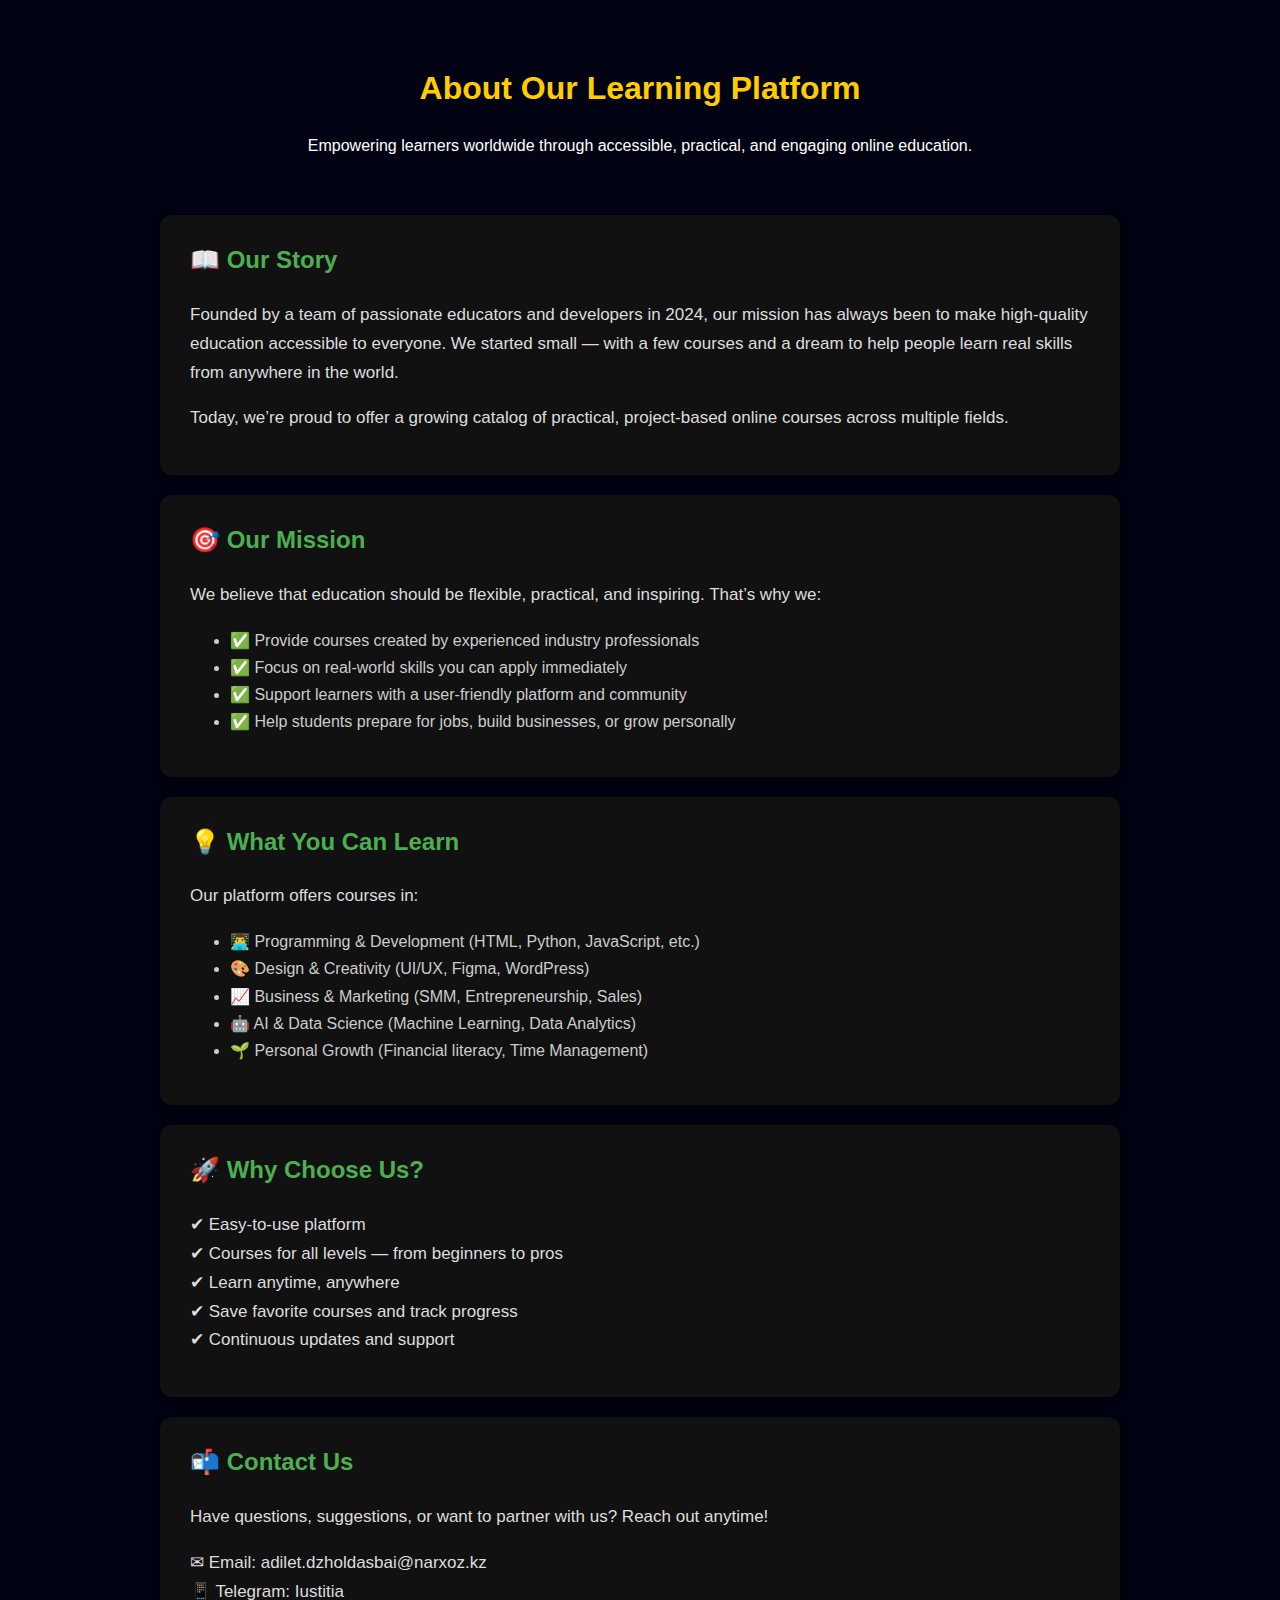
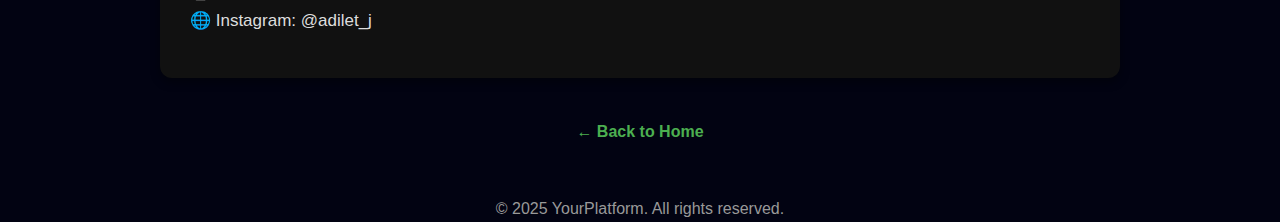
<file: Website/aboutus.html>
<!DOCTYPE html>
<html lang="en">
<head>
  <meta charset="UTF-8">
  <title>About Us</title>
  <style>
    body {
      font-family: 'Segoe UI', sans-serif;
      background: #020312;
      color: white;
      margin: 0;
      padding: 0 20px;
      line-height: 1.7;
    }

    header {
      text-align: center;
      padding: 40px 0 20px;
    }

    h1 {
      color: #ffcc00;
      margin-bottom: 10px;
    }

    .section {
      max-width: 900px;
      margin: 20px auto;
      background: #111;
      padding: 25px 30px;
      border-radius: 12px;
      box-shadow: 0 4px 10px rgba(0,0,0,0.4);
    }

    .section h2 {
      color: #4CAF50;
      margin-top: 0;
    }

    .section p {
      font-size: 17px;
      color: #ddd;
    }

    .back-btn {
      display: block;
      text-align: center;
      margin: 40px 0;
      font-weight: bold;
      color: #4CAF50;
      text-decoration: none;
    }

    .contact {
      text-align: center;
      margin-top: 50px;
      font-size: 16px;
      color: #999;
    }
  </style>
</head>
<body>

  <header>
    <h1>About Our Learning Platform</h1>
    <p>Empowering learners worldwide through accessible, practical, and engaging online education.</p>
  </header>

  <div class="section">
    <h2>📖 Our Story</h2>
    <p>
      Founded by a team of passionate educators and developers in 2024, our mission has always been to make high-quality education accessible to everyone.
      We started small — with a few courses and a dream to help people learn real skills from anywhere in the world.
    </p>
    <p>
      Today, we’re proud to offer a growing catalog of practical, project-based online courses across multiple fields.
    </p>
  </div>

  <div class="section">
    <h2>🎯 Our Mission</h2>
    <p>
      We believe that education should be flexible, practical, and inspiring. That’s why we:
    </p>
    <ul style="color: #ccc;">
      <li>✅ Provide courses created by experienced industry professionals</li>
      <li>✅ Focus on real-world skills you can apply immediately</li>
      <li>✅ Support learners with a user-friendly platform and community</li>
      <li>✅ Help students prepare for jobs, build businesses, or grow personally</li>
    </ul>
  </div>

  <div class="section">
    <h2>💡 What You Can Learn</h2>
    <p>
      Our platform offers courses in:
    </p>
    <ul style="color: #ccc;">
      <li>👨‍💻 Programming & Development (HTML, Python, JavaScript, etc.)</li>
      <li>🎨 Design & Creativity (UI/UX, Figma, WordPress)</li>
      <li>📈 Business & Marketing (SMM, Entrepreneurship, Sales)</li>
      <li>🤖 AI & Data Science (Machine Learning, Data Analytics)</li>
      <li>🌱 Personal Growth (Financial literacy, Time Management)</li>
    </ul>
  </div>

  <div class="section">
    <h2>🚀 Why Choose Us?</h2>
    <p>
      ✔ Easy-to-use platform<br>
      ✔ Courses for all levels — from beginners to pros<br>
      ✔ Learn anytime, anywhere<br>
      ✔ Save favorite courses and track progress<br>
      ✔ Continuous updates and support
    </p>
  </div>

  <div class="section">
    <h2>📬 Contact Us</h2>
    <p>
      Have questions, suggestions, or want to partner with us? Reach out anytime!
    </p>
    <p>
      ✉ Email: adilet.dzholdasbai@narxoz.kz<br>
      📱 Telegram: Iustitia<br>
      🌐 Instagram: @adilet_j
    </p>
  </div>

  <a class="back-btn" href="index.html">← Back to Home</a>

  <div class="contact">
    &copy; 2025 YourPlatform. All rights reserved.
  </div>

</body>
</html>
</file>
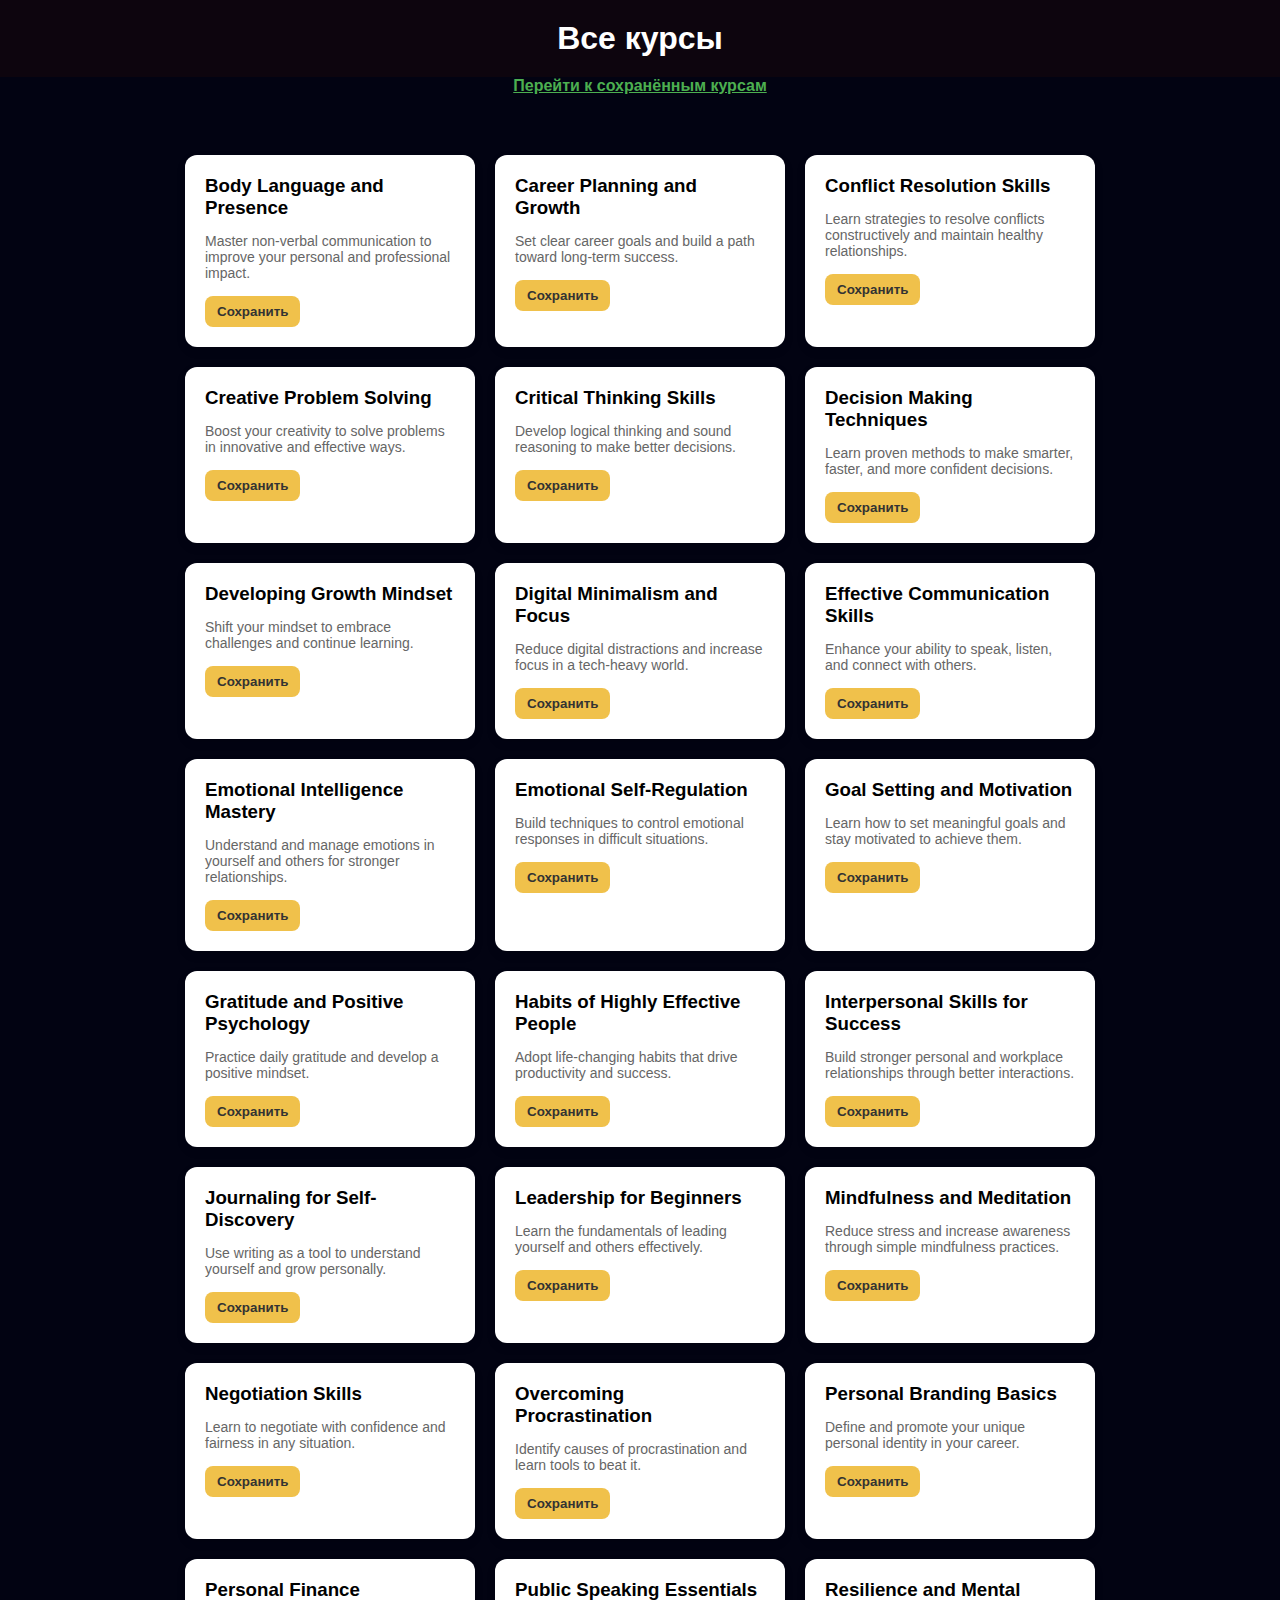
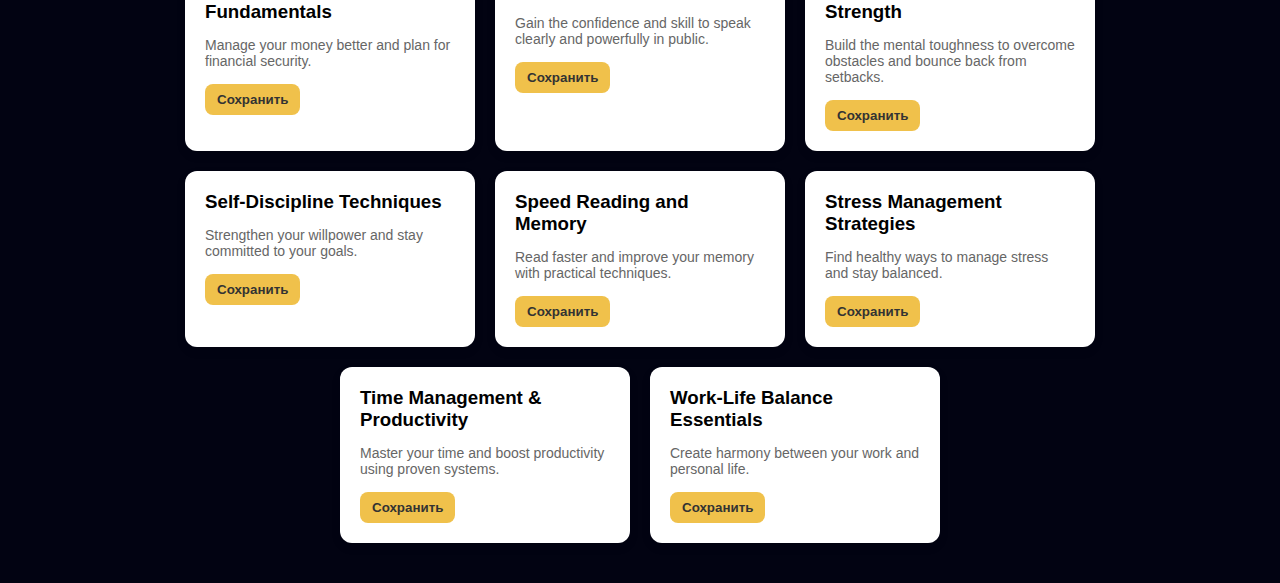
<file: Website/deccom.html>
<!DOCTYPE html>
<html lang="ru">
<head>
  <meta charset="UTF-8">
  <title>Курсы</title>
  <style>
    body {
      font-family: sans-serif;
      background: #020312;
      margin: 0;
      padding: 0;
    }

    h1 {
      text-align: center;
      padding: 20px;
      background-color: #0d050e;
      color: white;
      margin: 0;
    }

    .container {
      display: flex;
      flex-wrap: wrap;
      gap: 20px;
      padding: 40px;
      justify-content: center;
    }

    .card {
      background: white;
      padding: 20px;
      width: 250px;
      border-radius: 12px;
      box-shadow: 0 4px 10px rgba(0, 0, 0, 0.1);
      transition: transform 0.2s;
    }

    .card:hover {
      transform: scale(1.03);
    }

    .card h3 {
      margin: 0 0 10px;
    }

    .card p {
      font-size: 14px;
      color: #666;
    }

    .buttons {
      margin-top: 15px;
      display: flex;
      justify-content: space-between;
    }

    .buttons button {
      padding: 8px 12px;
      border: none;
      border-radius: 8px;
      cursor: pointer;
      font-weight: bold;
    }


    .save {
      background-color: #f0c14b;
      color: #333;
    }

    .toast {
      position: fixed;
      bottom: 20px;
      right: 20px;
      background: #333;
      color: #fff;
      padding: 12px 20px;
      border-radius: 8px;
      opacity: 0;
      transition: opacity 0.4s ease-in-out;
      z-index: 999;
    }

    .toast.show {
      opacity: 1;
    }
  </style>
</head>
<body>

  <h1>Все курсы</h1>
  <a href="saved.html" style="display:block; text-align:center; margin-bottom: 20px; font-weight: bold; color: #4CAF50;"> Перейти к сохранённым курсам</a>

  <div class="container" id="courseContainer"></div>
  <div class="toast" id="toast">Сохранено</div>

  <script>
    const courseContainer = document.getElementById('courseContainer');
    const toast = document.getElementById('toast');

    const courses = [
  {
    title: "Body Language and Presence",
    description: "Master non-verbal communication to improve your personal and professional impact."
  },
  {
    title: "Career Planning and Growth",
    description: "Set clear career goals and build a path toward long-term success."
  },
  {
    title: "Conflict Resolution Skills",
    description: "Learn strategies to resolve conflicts constructively and maintain healthy relationships."
  },
  {
    title: "Creative Problem Solving",
    description: "Boost your creativity to solve problems in innovative and effective ways."
  },
  {
    title: "Critical Thinking Skills",
    description: "Develop logical thinking and sound reasoning to make better decisions."
  },
  {
    title: "Decision Making Techniques",
    description: "Learn proven methods to make smarter, faster, and more confident decisions."
  },
  {
    title: "Developing Growth Mindset",
    description: "Shift your mindset to embrace challenges and continue learning."
  },
  {
    title: "Digital Minimalism and Focus",
    description: "Reduce digital distractions and increase focus in a tech-heavy world."
  },
  {
    title: "Effective Communication Skills",
    description: "Enhance your ability to speak, listen, and connect with others."
  },
  {
    title: "Emotional Intelligence Mastery",
    description: "Understand and manage emotions in yourself and others for stronger relationships."
  },
  {
    title: "Emotional Self-Regulation",
    description: "Build techniques to control emotional responses in difficult situations."
  },
  {
    title: "Goal Setting and Motivation",
    description: "Learn how to set meaningful goals and stay motivated to achieve them."
  },
  {
    title: "Gratitude and Positive Psychology",
    description: "Practice daily gratitude and develop a positive mindset."
  },
  {
    title: "Habits of Highly Effective People",
    description: "Adopt life-changing habits that drive productivity and success."
  },
  {
    title: "Interpersonal Skills for Success",
    description: "Build stronger personal and workplace relationships through better interactions."
  },
  {
    title: "Journaling for Self-Discovery",
    description: "Use writing as a tool to understand yourself and grow personally."
  },
  {
    title: "Leadership for Beginners",
    description: "Learn the fundamentals of leading yourself and others effectively."
  },
  {
    title: "Mindfulness and Meditation",
    description: "Reduce stress and increase awareness through simple mindfulness practices."
  },
  {
    title: "Negotiation Skills",
    description: "Learn to negotiate with confidence and fairness in any situation."
  },
  {
    title: "Overcoming Procrastination",
    description: "Identify causes of procrastination and learn tools to beat it."
  },
  {
    title: "Personal Branding Basics",
    description: "Define and promote your unique personal identity in your career."
  },
  {
    title: "Personal Finance Fundamentals",
    description: "Manage your money better and plan for financial security."
  },
  {
    title: "Public Speaking Essentials",
    description: "Gain the confidence and skill to speak clearly and powerfully in public."
  },
  {
    title: "Resilience and Mental Strength",
    description: "Build the mental toughness to overcome obstacles and bounce back from setbacks."
  },
  {
    title: "Self-Discipline Techniques",
    description: "Strengthen your willpower and stay committed to your goals."
  },
  {
    title: "Speed Reading and Memory",
    description: "Read faster and improve your memory with practical techniques."
  },
  {
    title: "Stress Management Strategies",
    description: "Find healthy ways to manage stress and stay balanced."
  },
  {
    title: "Time Management & Productivity",
    description: "Master your time and boost productivity using proven systems."
  },
  {
    title: "Work-Life Balance Essentials",
    description: "Create harmony between your work and personal life."
  }
];


courses.forEach(course => {
  const card = document.createElement('div');
  card.className = 'card';
  card.dataset.title = course.title;

  card.innerHTML = `
    <h3>${course.title}</h3>
    <p>${course.description}</p>
    <div class="buttons">
      <button class="save">Сохранить</button>
    </div>
  `;

  courseContainer.appendChild(card);
});


    // Обработчики событий "Сохранить"
    document.querySelectorAll('.save').forEach(button => {
      button.addEventListener('click', () => {
        const card = button.closest('.card');
        const title = card.dataset.title;

        let savedCourses = JSON.parse(localStorage.getItem('savedCourses')) || [];
        if (!savedCourses.includes(title)) {
          savedCourses.push(title);
          localStorage.setItem('savedCourses', JSON.stringify(savedCourses));
        }

        toast.textContent = `"${title}" сохранён!`;
        toast.classList.add('show');
        setTimeout(() => toast.classList.remove('show'), 2000);
      });
    });
    document.querySelectorAll('.buy').forEach(button => {
   button.addEventListener('click', () => {
     const card = button.closest('.card');
     const courseTitle = card.dataset.title;

     // Получаем корзину из localStorage, если она есть, или создаём новую
     let cart = JSON.parse(localStorage.getItem('cart')) || [];

     // Добавляем курс в корзину, если его там нет
     if (!cart.includes(courseTitle)) {
       cart.push(courseTitle);
       localStorage.setItem('cart', JSON.stringify(cart));
     }

     // Показываем уведомление
     toast.textContent = `"${courseTitle}" добавлен в корзину!`;
     toast.classList.add('show');
     setTimeout(() => toast.classList.remove('show'), 2000);

     // Опционально можно сразу перенаправить пользователя на страницу корзины
     // window.location.href = 'cart.html'; // если хочешь сразу перенаправить
   });
 });

  </script>

</body>
</html>
</file>
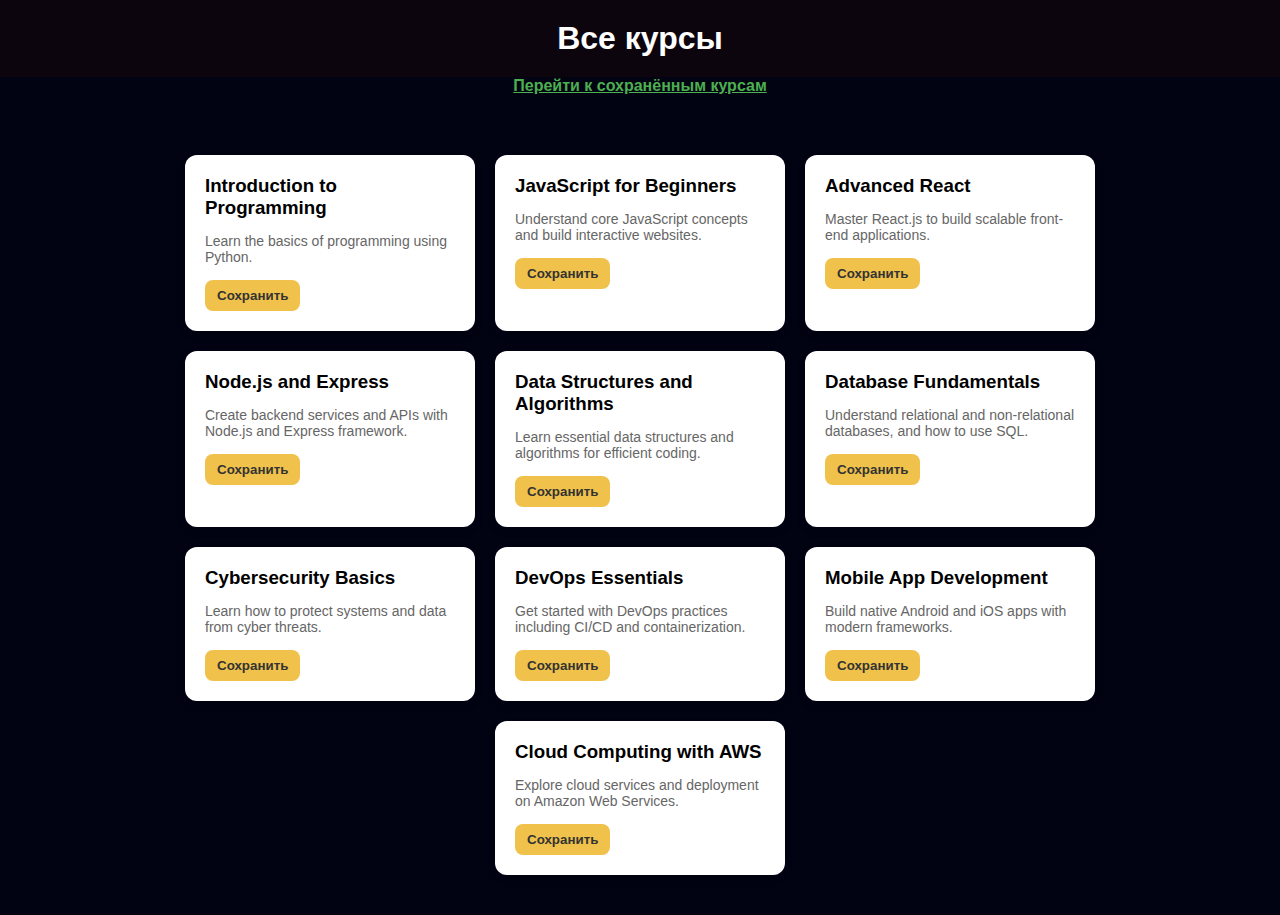
<file: Website/deccomm.html>
<!DOCTYPE html>
<html lang="ru">
<head>
  <meta charset="UTF-8">
  <title>Курсы</title>
  <style>
    body {
      font-family: sans-serif;
      background: #020312;
      margin: 0;
      padding: 0;
    }

    h1 {
      text-align: center;
      padding: 20px;
      background-color: #0d050e;
      color: white;
      margin: 0;
    }

    .container {
      display: flex;
      flex-wrap: wrap;
      gap: 20px;
      padding: 40px;
      justify-content: center;
    }

    .card {
      background: white;
      padding: 20px;
      width: 250px;
      border-radius: 12px;
      box-shadow: 0 4px 10px rgba(0, 0, 0, 0.1);
      transition: transform 0.2s;
    }

    .card:hover {
      transform: scale(1.03);
    }

    .card h3 {
      margin: 0 0 10px;
    }

    .card p {
      font-size: 14px;
      color: #666;
    }

    .buttons {
      margin-top: 15px;
      display: flex;
      justify-content: space-between;
    }

    .buttons button {
      padding: 8px 12px;
      border: none;
      border-radius: 8px;
      cursor: pointer;
      font-weight: bold;
    }


    .save {
      background-color: #f0c14b;
      color: #333;
    }

    .toast {
      position: fixed;
      bottom: 20px;
      right: 20px;
      background: #333;
      color: #fff;
      padding: 12px 20px;
      border-radius: 8px;
      opacity: 0;
      transition: opacity 0.4s ease-in-out;
      z-index: 999;
    }

    .toast.show {
      opacity: 1;
    }
  </style>
</head>
<body>

  <h1>Все курсы</h1>
  <a href="saved.html" style="display:block; text-align:center; margin-bottom: 20px; font-weight: bold; color: #4CAF50;"> Перейти к сохранённым курсам</a>

  <div class="container" id="courseContainer"></div>
  <div class="toast" id="toast">Сохранено</div>

  <script>
    const courseContainer = document.getElementById('courseContainer');
    const toast = document.getElementById('toast');

    const coursesIT = [
  {
    title: "Introduction to Programming",
    description: "Learn the basics of programming using Python."
  },
  {
    title: "JavaScript for Beginners",
    description: "Understand core JavaScript concepts and build interactive websites."
  },
  {
    title: "Advanced React",
    description: "Master React.js to build scalable front-end applications."
  },
  {
    title: "Node.js and Express",
    description: "Create backend services and APIs with Node.js and Express framework."
  },
  {
    title: "Data Structures and Algorithms",
    description: "Learn essential data structures and algorithms for efficient coding."
  },
  {
    title: "Database Fundamentals",
    description: "Understand relational and non-relational databases, and how to use SQL."
  },
  {
    title: "Cybersecurity Basics",
    description: "Learn how to protect systems and data from cyber threats."
  },
  {
    title: "DevOps Essentials",
    description: "Get started with DevOps practices including CI/CD and containerization."
  },
  {
    title: "Mobile App Development",
    description: "Build native Android and iOS apps with modern frameworks."
  },
  {
    title: "Cloud Computing with AWS",
    description: "Explore cloud services and deployment on Amazon Web Services."
  }
];

coursesIT.forEach(course => {
  const card = document.createElement('div');
  card.className = 'card';
  card.dataset.title = course.title;

  card.innerHTML = `
    <h3>${course.title}</h3>
    <p>${course.description}</p>
    <div class="buttons">
      <button class="save">Сохранить</button>
    </div>
  `;

  courseContainer.appendChild(card);
});



    // Обработчики событий "Сохранить"
    document.querySelectorAll('.save').forEach(button => {
      button.addEventListener('click', () => {
        const card = button.closest('.card');
        const title = card.dataset.title;

        let savedCourses = JSON.parse(localStorage.getItem('savedCourses')) || [];
        if (!savedCourses.includes(title)) {
          savedCourses.push(title);
          localStorage.setItem('savedCourses', JSON.stringify(savedCourses));
        }

        toast.textContent = `"${title}" сохранён!`;
        toast.classList.add('show');
        setTimeout(() => toast.classList.remove('show'), 2000);
      });
    });
    document.querySelectorAll('.buy').forEach(button => {
   button.addEventListener('click', () => {
     const card = button.closest('.card');
     const courseTitle = card.dataset.title;

     // Получаем корзину из localStorage, если она есть, или создаём новую
     let cart = JSON.parse(localStorage.getItem('cart')) || [];

     // Добавляем курс в корзину, если его там нет
     if (!cart.includes(courseTitle)) {
       cart.push(courseTitle);
       localStorage.setItem('cart', JSON.stringify(cart));
     }

     // Показываем уведомление
     toast.textContent = `"${courseTitle}" добавлен в корзину!`;
     toast.classList.add('show');
     setTimeout(() => toast.classList.remove('show'), 2000);

     // Опционально можно сразу перенаправить пользователя на страницу корзины
     // window.location.href = 'cart.html'; // если хочешь сразу перенаправить
   });
 });

  </script>

</body>
</html>
</file>
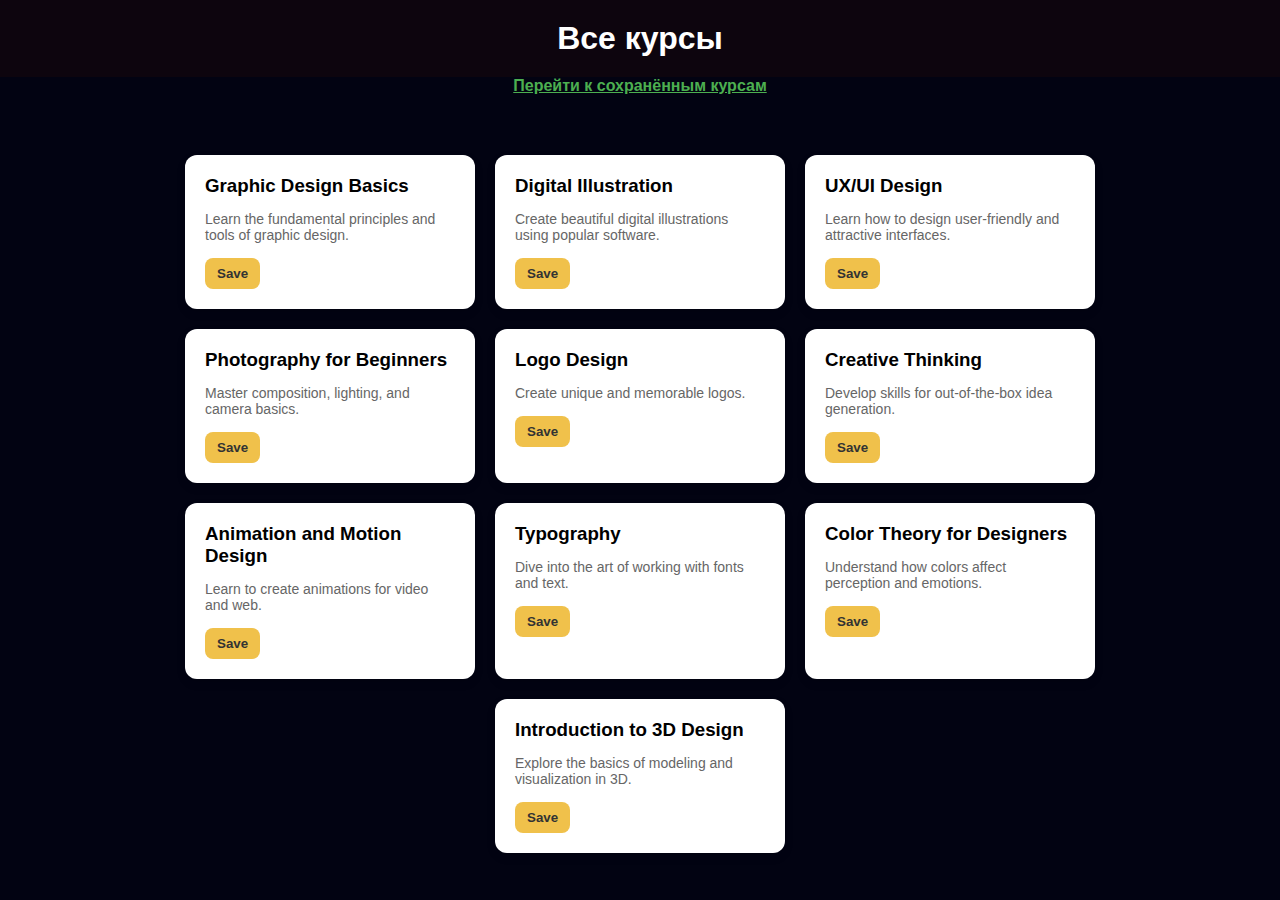
<file: Website/deckom.html>
<!DOCTYPE html>
<html lang="ru">
<head>
  <meta charset="UTF-8">
  <title>Курсы</title>
  <style>
    body {
      font-family: sans-serif;
      background: #020312;
      margin: 0;
      padding: 0;
    }

    h1 {
      text-align: center;
      padding: 20px;
      background-color: #0d050e;
      color: white;
      margin: 0;
    }

    .container {
      display: flex;
      flex-wrap: wrap;
      gap: 20px;
      padding: 40px;
      justify-content: center;
    }

    .card {
      background: white;
      padding: 20px;
      width: 250px;
      border-radius: 12px;
      box-shadow: 0 4px 10px rgba(0, 0, 0, 0.1);
      transition: transform 0.2s;
    }

    .card:hover {
      transform: scale(1.03);
    }

    .card h3 {
      margin: 0 0 10px;
    }

    .card p {
      font-size: 14px;
      color: #666;
    }

    .buttons {
      margin-top: 15px;
      display: flex;
      justify-content: space-between;
    }

    .buttons button {
      padding: 8px 12px;
      border: none;
      border-radius: 8px;
      cursor: pointer;
      font-weight: bold;
    }


    .save {
      background-color: #f0c14b;
      color: #333;
    }

    .toast {
      position: fixed;
      bottom: 20px;
      right: 20px;
      background: #333;
      color: #fff;
      padding: 12px 20px;
      border-radius: 8px;
      opacity: 0;
      transition: opacity 0.4s ease-in-out;
      z-index: 999;
    }

    .toast.show {
      opacity: 1;
    }
  </style>
</head>
<body>

  <h1>Все курсы</h1>
  <a href="saved.html" style="display:block; text-align:center; margin-bottom: 20px; font-weight: bold; color: #4CAF50;"> Перейти к сохранённым курсам</a>

  <div class="container" id="courseContainer"></div>
  <div class="toast" id="toast">Сохранено</div>

  <script>
    const courseContainer = document.getElementById('courseContainer');
    const toast = document.getElementById('toast');

    const coursesDesign = [
      {
        title: "Graphic Design Basics",
        description: "Learn the fundamental principles and tools of graphic design."
      },
      {
        title: "Digital Illustration",
        description: "Create beautiful digital illustrations using popular software."
      },
      {
        title: "UX/UI Design",
        description: "Learn how to design user-friendly and attractive interfaces."
      },
      {
        title: "Photography for Beginners",
        description: "Master composition, lighting, and camera basics."
      },
      {
        title: "Logo Design",
        description: "Create unique and memorable logos."
      },
      {
        title: "Creative Thinking",
        description: "Develop skills for out-of-the-box idea generation."
      },
      {
        title: "Animation and Motion Design",
        description: "Learn to create animations for video and web."
      },
      {
        title: "Typography",
        description: "Dive into the art of working with fonts and text."
      },
      {
        title: "Color Theory for Designers",
        description: "Understand how colors affect perception and emotions."
      },
      {
        title: "Introduction to 3D Design",
        description: "Explore the basics of modeling and visualization in 3D."
      }
    ];

    function renderCourses(courses) {
      courseContainer.innerHTML = ''; // clear container

      courses.forEach(course => {
        const card = document.createElement('div');
        card.className = 'card';
        card.dataset.title = course.title;

        card.innerHTML = `
          <h3>${course.title}</h3>
          <p>${course.description}</p>
          <div class="buttons">
            <button class="save">Save</button>
          </div>
        `;

        courseContainer.appendChild(card);
      });

      document.querySelectorAll('.save').forEach(button => {
        button.addEventListener('click', () => {
          const card = button.closest('.card');
          const title = card.dataset.title;

          let savedCourses = JSON.parse(localStorage.getItem('savedCourses')) || [];
          if (!savedCourses.includes(title)) {
            savedCourses.push(title);
            localStorage.setItem('savedCourses', JSON.stringify(savedCourses));
          }

          toast.textContent = `"${title}" saved!`;
          toast.classList.add('show');
          setTimeout(() => toast.classList.remove('show'), 2000);
        });
      });
    }

    renderCourses(coursesDesign);
  </script>

</body>
</html>
</file>
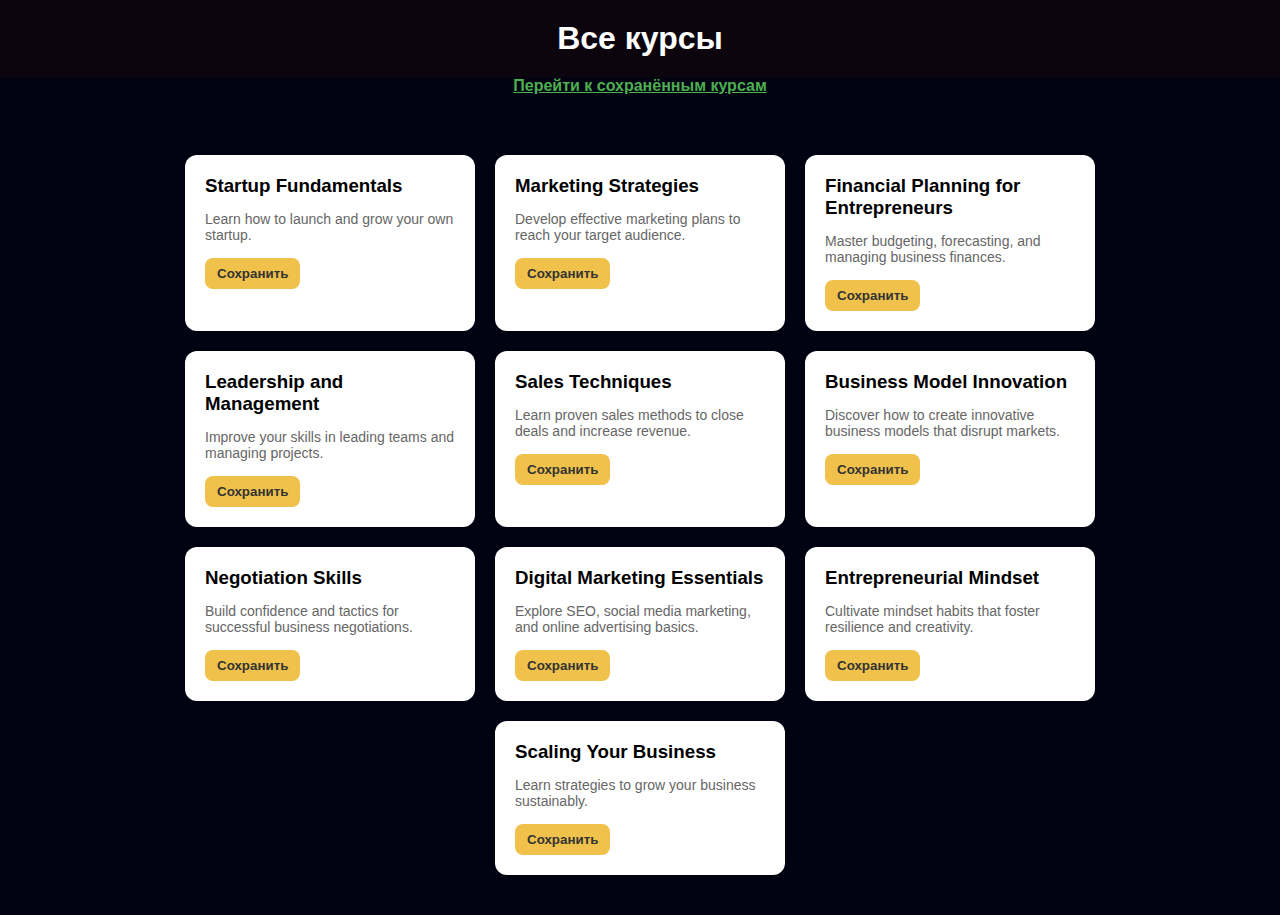
<file: Website/decom.html>
<!DOCTYPE html>
<html lang="ru">
<head>
  <meta charset="UTF-8">
  <title>Курсы</title>
  <style>
    body {
      font-family: sans-serif;
      background: #020312;
      margin: 0;
      padding: 0;
    }

    h1 {
      text-align: center;
      padding: 20px;
      background-color: #0d050e;
      color: white;
      margin: 0;
    }

    .container {
      display: flex;
      flex-wrap: wrap;
      gap: 20px;
      padding: 40px;
      justify-content: center;
    }

    .card {
      background: white;
      padding: 20px;
      width: 250px;
      border-radius: 12px;
      box-shadow: 0 4px 10px rgba(0, 0, 0, 0.1);
      transition: transform 0.2s;
    }

    .card:hover {
      transform: scale(1.03);
    }

    .card h3 {
      margin: 0 0 10px;
    }

    .card p {
      font-size: 14px;
      color: #666;
    }

    .buttons {
      margin-top: 15px;
      display: flex;
      justify-content: space-between;
    }

    .buttons button {
      padding: 8px 12px;
      border: none;
      border-radius: 8px;
      cursor: pointer;
      font-weight: bold;
    }


    .save {
      background-color: #f0c14b;
      color: #333;
    }

    .toast {
      position: fixed;
      bottom: 20px;
      right: 20px;
      background: #333;
      color: #fff;
      padding: 12px 20px;
      border-radius: 8px;
      opacity: 0;
      transition: opacity 0.4s ease-in-out;
      z-index: 999;
    }

    .toast.show {
      opacity: 1;
    }
  </style>
</head>
<body>

  <h1>Все курсы</h1>
  <a href="saved.html" style="display:block; text-align:center; margin-bottom: 20px; font-weight: bold; color: #4CAF50;"> Перейти к сохранённым курсам</a>

  <div class="container" id="courseContainer"></div>
  <div class="toast" id="toast">Сохранено</div>

  <script>
    const courseContainer = document.getElementById('courseContainer');
    const toast = document.getElementById('toast');

    // Массив курсов Business & Entrepreneurship
    const coursesBusiness = [
      {
        title: "Startup Fundamentals",
        description: "Learn how to launch and grow your own startup."
      },
      {
        title: "Marketing Strategies",
        description: "Develop effective marketing plans to reach your target audience."
      },
      {
        title: "Financial Planning for Entrepreneurs",
        description: "Master budgeting, forecasting, and managing business finances."
      },
      {
        title: "Leadership and Management",
        description: "Improve your skills in leading teams and managing projects."
      },
      {
        title: "Sales Techniques",
        description: "Learn proven sales methods to close deals and increase revenue."
      },
      {
        title: "Business Model Innovation",
        description: "Discover how to create innovative business models that disrupt markets."
      },
      {
        title: "Negotiation Skills",
        description: "Build confidence and tactics for successful business negotiations."
      },
      {
        title: "Digital Marketing Essentials",
        description: "Explore SEO, social media marketing, and online advertising basics."
      },
      {
        title: "Entrepreneurial Mindset",
        description: "Cultivate mindset habits that foster resilience and creativity."
      },
      {
        title: "Scaling Your Business",
        description: "Learn strategies to grow your business sustainably."
      }
    ];

    // Функция для отрисовки курсов
    function renderCourses(courses) {
      courseContainer.innerHTML = ''; // очищаем контейнер перед заполнением

      courses.forEach(course => {
        const card = document.createElement('div');
        card.className = 'card';
        card.dataset.title = course.title;

        card.innerHTML = `
          <h3>${course.title}</h3>
          <p>${course.description}</p>
          <div class="buttons">
            <button class="save">Сохранить</button>
          </div>
        `;

        courseContainer.appendChild(card);
      });

      // Навешиваем обработчики на кнопки "Сохранить"
      document.querySelectorAll('.save').forEach(button => {
        button.addEventListener('click', () => {
          const card = button.closest('.card');
          const title = card.dataset.title;

          let savedCourses = JSON.parse(localStorage.getItem('savedCourses')) || [];
          if (!savedCourses.includes(title)) {
            savedCourses.push(title);
            localStorage.setItem('savedCourses', JSON.stringify(savedCourses));
          }

          toast.textContent = `"${title}" сохранён!`;
          toast.classList.add('show');
          setTimeout(() => toast.classList.remove('show'), 2000);
        });
      });
    }

    // Отрисовываем курсы для Business & Entrepreneurship
    renderCourses(coursesBusiness);

  </script>

</body>
</html>
</file>
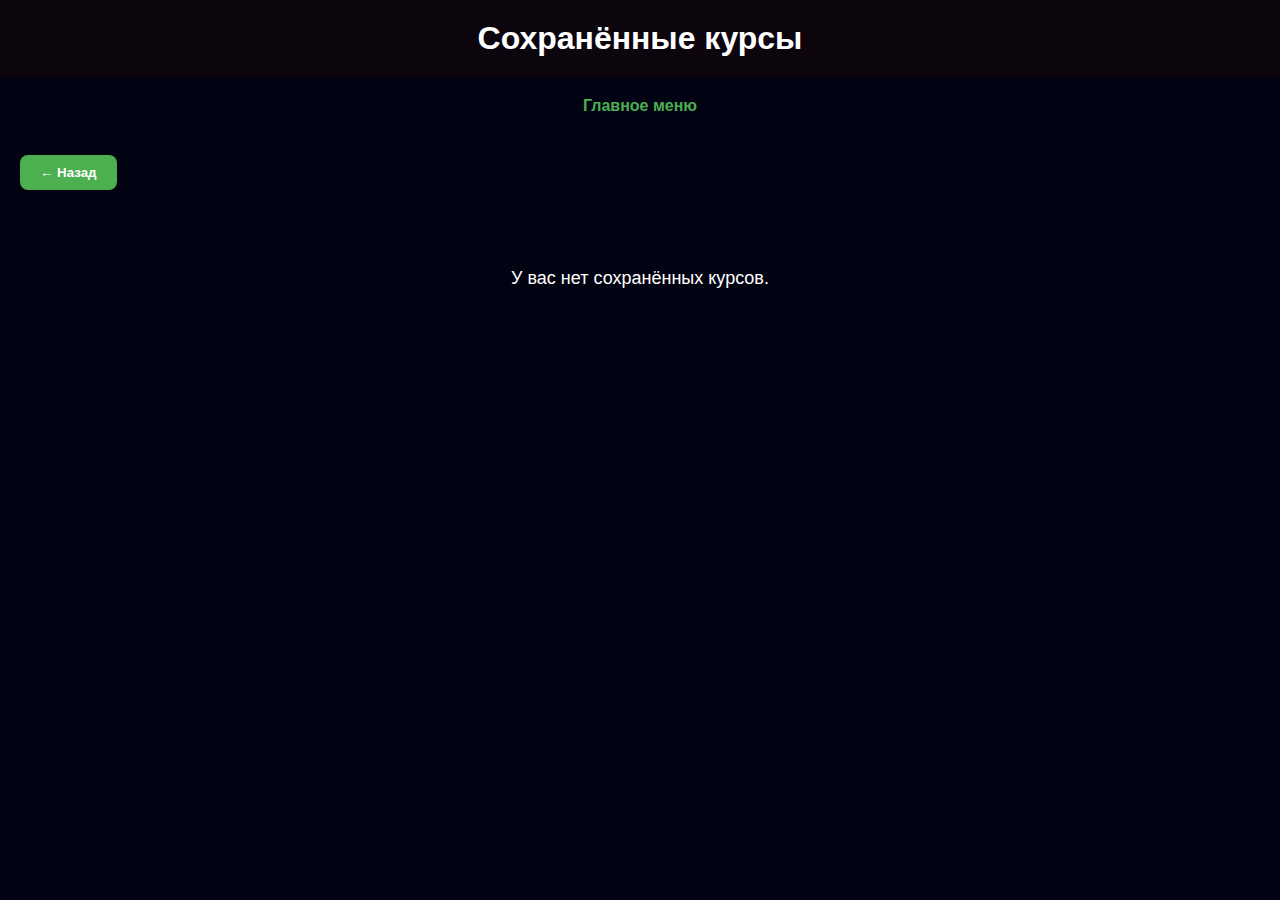
<file: Website/saved.html>
<!DOCTYPE html>
<html lang="ru">
<head>
  <meta charset="UTF-8" />
  <title>Сохранённые курсы</title>
  <style>
    body {
      font-family: sans-serif;
      background: #020312;
      margin: 0;
      padding: 0;
    }

    h1 {
      text-align: center;
      padding: 20px;
      background-color: #0d050e;
      color: white;
      margin: 0;
    }

    .container {
      display: flex;
      flex-wrap: wrap;
      gap: 20px;
      padding: 40px;
      justify-content: center;
    }

    .card {
      background: white;
      padding: 20px;
      width: 250px;
      border-radius: 12px;
      box-shadow: 0 4px 10px rgba(0, 0, 0, 0.1);
      transition: transform 0.2s;
      position: relative;
    }

    .card:hover {
      transform: scale(1.03);
    }

    .card h3 {
      margin: 0 0 10px;
    }

    .card p {
      font-size: 14px;
      color: #666;
    }

    a {
      display: block;
      text-align: center;
      margin: 20px;
      color: #4CAF50;
      font-weight: bold;
      text-decoration: none;
    }

    .delete-btn {
      position: absolute;
      top: 10px;
      right: 10px;
      background: #e74c3c;
      border: none;
      color: white;
      padding: 5px 10px;
      border-radius: 8px;
      cursor: pointer;
      font-weight: bold;
      font-size: 12px;
      transition: background-color 0.3s;
    }

    .delete-btn:hover {
      background: #c0392b;
    }

    .no-courses {
      color: white;
      font-size: 18px;
      text-align: center;
      width: 100%;
    }
  </style>
</head>
<body>

  <h1>Сохранённые курсы</h1>
  <a href="index.html">Главное меню</a>
  <button onclick="history.back()" style="margin: 20px; padding: 10px 20px; font-weight: bold; border-radius: 8px; background: #4CAF50; color: white; border: none; cursor: pointer;">
    ← Назад
  </button>
  


  <div class="container" id="savedContainer"></div>

  <script>
    const savedContainer = document.getElementById('savedContainer');

    const courseDescriptions = {
      "HTML с нуля": "Полный курс по основам HTML.",
      "CSS для начинающих": "Изучаем стили для сайтов с нуля.",
      "JavaScript база": "Основы программирования на JavaScript.",
      "React с практикой": "Создание интерфейсов с React.",
      "Vue 3 мастер-класс": "Современный фреймворк Vue 3.",
      "Python основы": "Введение в Python.",
      "Python для анализа данных": "Использование Python для анализа больших данных.",
      "Java с нуля": "Учимся программировать на Java с нуля.",
      "Android разработка": "Создание мобильных приложений для Android.",
      "iOS на Swift": "Разработка приложений для iOS с использованием Swift.",
      "C++ для игр": "Создание игр с помощью C++.",
      "C# и Unity": "Разработка игр на Unity с использованием C#.",
      "SQL и базы данных": "Управление базами данных с помощью SQL.",
      "PHP и Laravel": "Создание веб-приложений с PHP и Laravel.",
      "Node.js backend": "Создание серверной части на Node.js.",
      "TypeScript практикум": "Изучаем TypeScript для более безопасного JS.",
      "DevOps и Docker": "Автоматизация и контейнеризация приложений.",
      "Git и GitHub": "Управление версиями с Git и GitHub.",
      "UI/UX дизайн": "Основы дизайна пользовательских интерфейсов.",
      "Figma в дизайне": "Работа в Figma для создания прототипов.",
      "WordPress создание сайтов": "Создание сайтов на WordPress.",
      "Кибербезопасность": "Основы защиты данных и информационной безопасности.",
      "Искусственный интеллект": "Введение в искусственный интеллект и нейросети.",
      "Машинное обучение": "Методы и алгоритмы машинного обучения.",
      "Data Science": "Анализ данных и визуализация.",
      "SMM и маркетинг": "Продвижение в социальных сетях и маркетинг.",
      "Бизнес и стартапы": "Запуск и развитие собственного бизнеса.",
      "Продажи и клиенты": "Техники эффективных продаж и работы с клиентами.",
      "Финансовая грамотность": "Управление личными финансами.",
      "Личностный рост": "Развитие навыков и личностный рост.",
      "Английский для IT": "Английский язык для IT-специалистов."
    };

    function renderSavedCourses() {
      savedContainer.innerHTML = ''; // очистка

      const savedCourses = JSON.parse(localStorage.getItem('savedCourses')) || [];

      if (savedCourses.length === 0) {
        savedContainer.innerHTML = '<p class="no-courses">У вас нет сохранённых курсов.</p>';
        return;
      }

      savedCourses.forEach(title => {
        const card = document.createElement('div');
        card.className = 'card';
        card.dataset.title = title;

        const description = courseDescriptions[title] || 'Описание курса отсутствует.';

        card.innerHTML = `
          <h3>${title}</h3>
          <p>${description}</p>
          <button class="delete-btn">Удалить</button>
        `;

        savedContainer.appendChild(card);

        // Добавляем обработчик удаления для этой кнопки
        const deleteBtn = card.querySelector('.delete-btn');
        deleteBtn.addEventListener('click', () => {
          removeCourse(title);
        });
      });
    }

    function removeCourse(title) {
      let savedCourses = JSON.parse(localStorage.getItem('savedCourses')) || [];
      savedCourses = savedCourses.filter(course => course !== title);
      localStorage.setItem('savedCourses', JSON.stringify(savedCourses));
      renderSavedCourses(); // обновляем отображение
    }

    // Запускаем отрисовку при загрузке страницы
    renderSavedCourses();
  </script>

</body>
</html>
</file>
